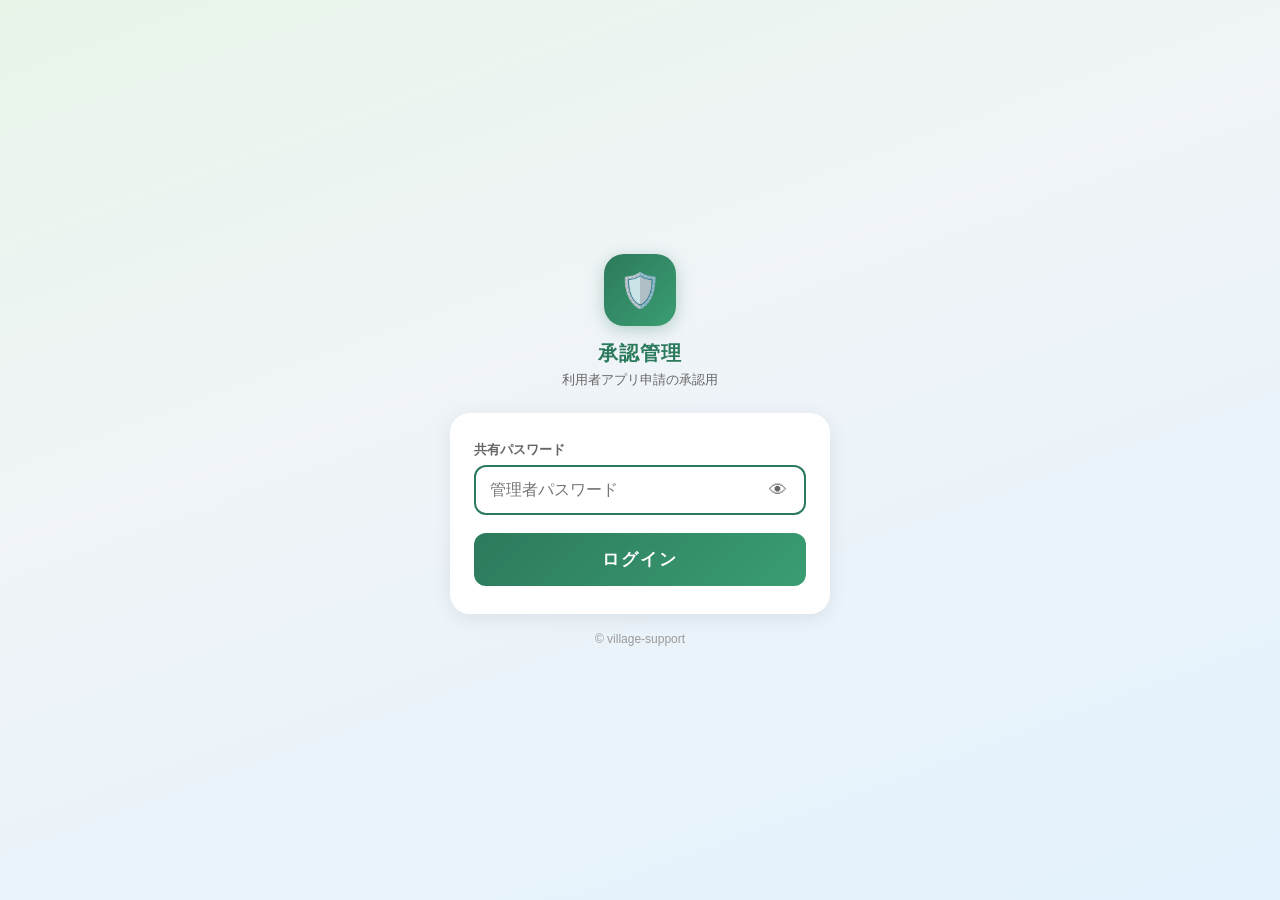
<file: index.html>
<!DOCTYPE html>
<html lang="ja">
<head>
<meta charset="UTF-8">
<meta name="viewport" content="width=device-width,initial-scale=1,viewport-fit=cover">
<meta name="theme-color" content="#2c7a5c">
<title>承認管理｜ログイン</title>
<link rel="stylesheet" href="./css/common.css">
<style>
  body {
    display: flex;
    flex-direction: column;
    align-items: center;
    justify-content: center;
    padding: 20px;
  }
  .login-wrap {
    width: 100%;
    max-width: 380px;
  }
  .logo {
    text-align: center;
    margin-bottom: 24px;
  }
  .logo-icon {
    width: 72px;
    height: 72px;
    background: linear-gradient(135deg, var(--primary), var(--primary-light));
    border-radius: var(--radius-lg);
    display: flex;
    align-items: center;
    justify-content: center;
    margin: 0 auto 14px;
    box-shadow: 0 4px 16px rgba(44, 122, 92, .3);
    font-size: 34px;
  }
  .app-name {
    font-size: 20px;
    font-weight: 700;
    color: var(--primary);
    letter-spacing: 1px;
  }
  .app-sub {
    font-size: 13px;
    color: var(--text-muted);
    margin-top: 4px;
  }
  .login-card {
    background: var(--card-bg);
    border-radius: var(--radius-lg);
    padding: 28px 24px;
    box-shadow: var(--shadow-md);
  }
  .form-label {
    display: block;
    font-size: 13px;
    font-weight: 600;
    color: var(--text-muted);
    margin-bottom: 6px;
  }
  .password-row {
    position: relative;
  }
  .password-row input {
    width: 100%;
    padding: 14px 50px 14px 14px;
    border: 2px solid var(--border);
    border-radius: var(--radius);
    background: #fafafa;
    transition: border-color .2s, background .2s;
    -webkit-appearance: none;
  }
  .password-row input:focus {
    outline: none;
    border-color: var(--primary);
    background: #fff;
  }
  .toggle-eye {
    position: absolute;
    right: 6px;
    top: 50%;
    transform: translateY(-50%);
    width: var(--tap);
    height: var(--tap);
    background: none;
    border: none;
    font-size: 18px;
    color: var(--text-muted);
    display: flex;
    align-items: center;
    justify-content: center;
  }
  .error-msg {
    background: var(--danger-bg);
    color: var(--danger);
    padding: 10px 14px;
    border-radius: var(--radius);
    font-size: 13px;
    text-align: center;
    margin-top: 14px;
    display: none;
  }
  .error-msg.show { display: block; }
  .login-btn {
    width: 100%;
    min-height: var(--tap);
    padding: 15px;
    border: none;
    border-radius: var(--radius);
    background: linear-gradient(135deg, var(--primary), var(--primary-light));
    color: #fff;
    font-size: 17px;
    font-weight: 700;
    letter-spacing: 2px;
    margin-top: 18px;
    cursor: pointer;
  }
  .login-btn:disabled { opacity: .6; cursor: not-allowed; }
  .foot {
    text-align: center;
    color: var(--text-faint);
    font-size: 12px;
    margin-top: 18px;
  }
</style>
</head>
<body>
  <div class="login-wrap">
    <div class="logo">
      <div class="logo-icon" aria-hidden="true">🛡️</div>
      <div class="app-name">承認管理</div>
      <div class="app-sub">利用者アプリ申請の承認用</div>
    </div>

    <div class="login-card">
      <form id="loginForm" autocomplete="off" novalidate>
        <label class="form-label" for="password">共有パスワード</label>
        <div class="password-row">
          <input
            id="password"
            type="password"
            inputmode="text"
            autocomplete="current-password"
            autocapitalize="off"
            spellcheck="false"
            placeholder="管理者パスワード"
            required
          >
          <button type="button" class="toggle-eye" id="toggleEye" aria-label="パスワード表示切替">👁</button>
        </div>
        <div class="error-msg" id="errorMsg">パスワードが違います</div>
        <button type="submit" class="login-btn" id="loginBtn">ログイン</button>
      </form>
    </div>

    <div class="foot">© village-support</div>
  </div>

<script type="module">
import { verifyPassword, markAuthenticated, isAuthenticated } from './lib/auth.js';

// 既ログインなら自動で app.html へ
if (isAuthenticated()) {
  location.replace('./app.html');
}

const form = document.getElementById('loginForm');
const pwInput = document.getElementById('password');
const errorEl = document.getElementById('errorMsg');
const btn = document.getElementById('loginBtn');
const toggleEye = document.getElementById('toggleEye');

toggleEye.addEventListener('click', () => {
  const next = pwInput.type === 'password' ? 'text' : 'password';
  pwInput.type = next;
  toggleEye.textContent = next === 'password' ? '👁' : '🙈';
});

pwInput.addEventListener('input', () => {
  errorEl.classList.remove('show');
});

form.addEventListener('submit', async (e) => {
  e.preventDefault();
  const pw = pwInput.value;
  if (!pw) {
    errorEl.textContent = 'パスワードを入力してください';
    errorEl.classList.add('show');
    return;
  }
  btn.disabled = true;
  const original = btn.textContent;
  btn.textContent = '確認中…';
  try {
    const ok = await verifyPassword(pw);
    if (ok) {
      markAuthenticated();
      location.replace('./app.html');
      return;
    }
    errorEl.textContent = 'パスワードが違います';
    errorEl.classList.add('show');
    pwInput.select();
  } catch (ex) {
    console.error(ex);
    errorEl.textContent = '認証中にエラーが発生しました';
    errorEl.classList.add('show');
  } finally {
    btn.disabled = false;
    btn.textContent = original;
  }
});

// 初回フォーカス
window.addEventListener('load', () => pwInput.focus());
</script>
</body>
</html>
</file>
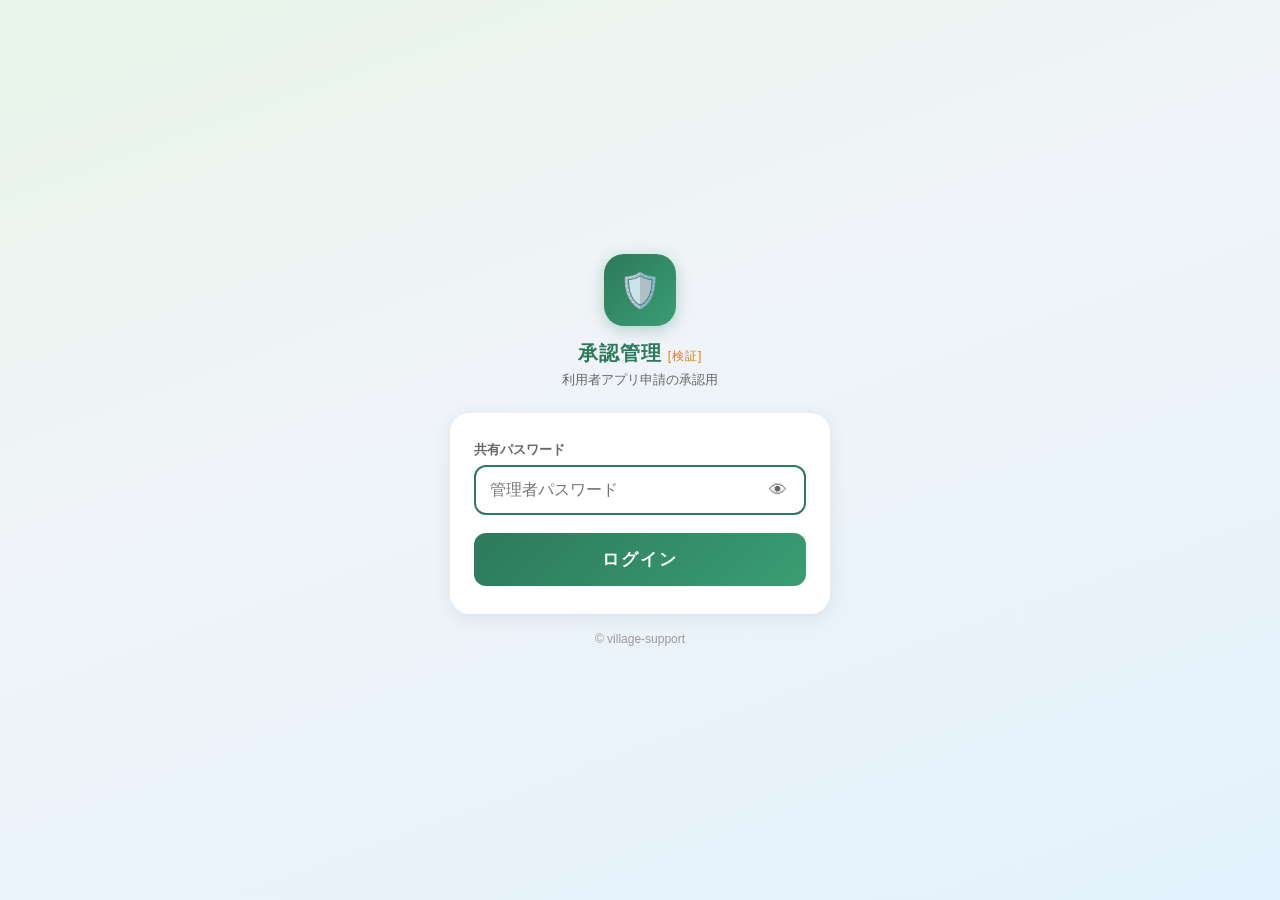
<file: staging/index.html>
<!DOCTYPE html>
<html lang="ja">
<head>
<meta charset="UTF-8">
<meta name="viewport" content="width=device-width,initial-scale=1,viewport-fit=cover">
<meta name="theme-color" content="#2c7a5c">
<title>承認管理｜ログイン（検証環境）</title>
<link rel="stylesheet" href="../css/common.css">
<style>
  body {
    display: flex;
    flex-direction: column;
    align-items: center;
    justify-content: center;
    padding: 20px;
  }
  .login-wrap {
    width: 100%;
    max-width: 380px;
  }
  .logo {
    text-align: center;
    margin-bottom: 24px;
  }
  .logo-icon {
    width: 72px;
    height: 72px;
    background: linear-gradient(135deg, var(--primary), var(--primary-light));
    border-radius: var(--radius-lg);
    display: flex;
    align-items: center;
    justify-content: center;
    margin: 0 auto 14px;
    box-shadow: 0 4px 16px rgba(44, 122, 92, .3);
    font-size: 34px;
  }
  .app-name {
    font-size: 20px;
    font-weight: 700;
    color: var(--primary);
    letter-spacing: 1px;
  }
  .app-sub {
    font-size: 13px;
    color: var(--text-muted);
    margin-top: 4px;
  }
  .login-card {
    background: var(--card-bg);
    border-radius: var(--radius-lg);
    padding: 28px 24px;
    box-shadow: var(--shadow-md);
  }
  .form-label {
    display: block;
    font-size: 13px;
    font-weight: 600;
    color: var(--text-muted);
    margin-bottom: 6px;
  }
  .password-row {
    position: relative;
  }
  .password-row input {
    width: 100%;
    padding: 14px 50px 14px 14px;
    border: 2px solid var(--border);
    border-radius: var(--radius);
    background: #fafafa;
    transition: border-color .2s, background .2s;
    -webkit-appearance: none;
  }
  .password-row input:focus {
    outline: none;
    border-color: var(--primary);
    background: #fff;
  }
  .toggle-eye {
    position: absolute;
    right: 6px;
    top: 50%;
    transform: translateY(-50%);
    width: var(--tap);
    height: var(--tap);
    background: none;
    border: none;
    font-size: 18px;
    color: var(--text-muted);
    display: flex;
    align-items: center;
    justify-content: center;
  }
  .error-msg {
    background: var(--danger-bg);
    color: var(--danger);
    padding: 10px 14px;
    border-radius: var(--radius);
    font-size: 13px;
    text-align: center;
    margin-top: 14px;
    display: none;
  }
  .error-msg.show { display: block; }
  .login-btn {
    width: 100%;
    min-height: var(--tap);
    padding: 15px;
    border: none;
    border-radius: var(--radius);
    background: linear-gradient(135deg, var(--primary), var(--primary-light));
    color: #fff;
    font-size: 17px;
    font-weight: 700;
    letter-spacing: 2px;
    margin-top: 18px;
    cursor: pointer;
  }
  .login-btn:disabled { opacity: .6; cursor: not-allowed; }
  .foot {
    text-align: center;
    color: var(--text-faint);
    font-size: 12px;
    margin-top: 18px;
  }
</style>
</head>
<body>
  <div class="login-wrap">
    <div class="logo">
      <div class="logo-icon" aria-hidden="true">🛡️</div>
      <div class="app-name">承認管理<span style="font-size:12px;font-weight:normal;color:#e07b00;margin-left:6px;">[検証]</span></div>
      <div class="app-sub">利用者アプリ申請の承認用</div>
    </div>

    <div class="login-card">
      <form id="loginForm" autocomplete="off" novalidate>
        <label class="form-label" for="password">共有パスワード</label>
        <div class="password-row">
          <input
            id="password"
            type="password"
            inputmode="text"
            autocomplete="current-password"
            autocapitalize="off"
            spellcheck="false"
            placeholder="管理者パスワード"
            required
          >
          <button type="button" class="toggle-eye" id="toggleEye" aria-label="パスワード表示切替">👁</button>
        </div>
        <div class="error-msg" id="errorMsg">パスワードが違います</div>
        <button type="submit" class="login-btn" id="loginBtn">ログイン</button>
      </form>
    </div>

    <div class="foot">© village-support</div>
  </div>

<script type="module">
import { verifyPassword, markAuthenticated, isAuthenticated } from './lib/auth.js';

// 既ログインなら自動で app.html へ
if (isAuthenticated()) {
  location.replace('./app.html');
}

const form = document.getElementById('loginForm');
const pwInput = document.getElementById('password');
const errorEl = document.getElementById('errorMsg');
const btn = document.getElementById('loginBtn');
const toggleEye = document.getElementById('toggleEye');

toggleEye.addEventListener('click', () => {
  const next = pwInput.type === 'password' ? 'text' : 'password';
  pwInput.type = next;
  toggleEye.textContent = next === 'password' ? '👁' : '🙈';
});

pwInput.addEventListener('input', () => {
  errorEl.classList.remove('show');
});

form.addEventListener('submit', async (e) => {
  e.preventDefault();
  const pw = pwInput.value;
  if (!pw) {
    errorEl.textContent = 'パスワードを入力してください';
    errorEl.classList.add('show');
    return;
  }
  btn.disabled = true;
  const original = btn.textContent;
  btn.textContent = '確認中…';
  try {
    const ok = await verifyPassword(pw);
    if (ok) {
      markAuthenticated();
      location.replace('./app.html');
      return;
    }
    errorEl.textContent = 'パスワードが違います';
    errorEl.classList.add('show');
    pwInput.select();
  } catch (ex) {
    console.error(ex);
    errorEl.textContent = '認証中にエラーが発生しました';
    errorEl.classList.add('show');
  } finally {
    btn.disabled = false;
    btn.textContent = original;
  }
});

// 初回フォーカス
window.addEventListener('load', () => pwInput.focus());
</script>
</body>
</html>
</file>
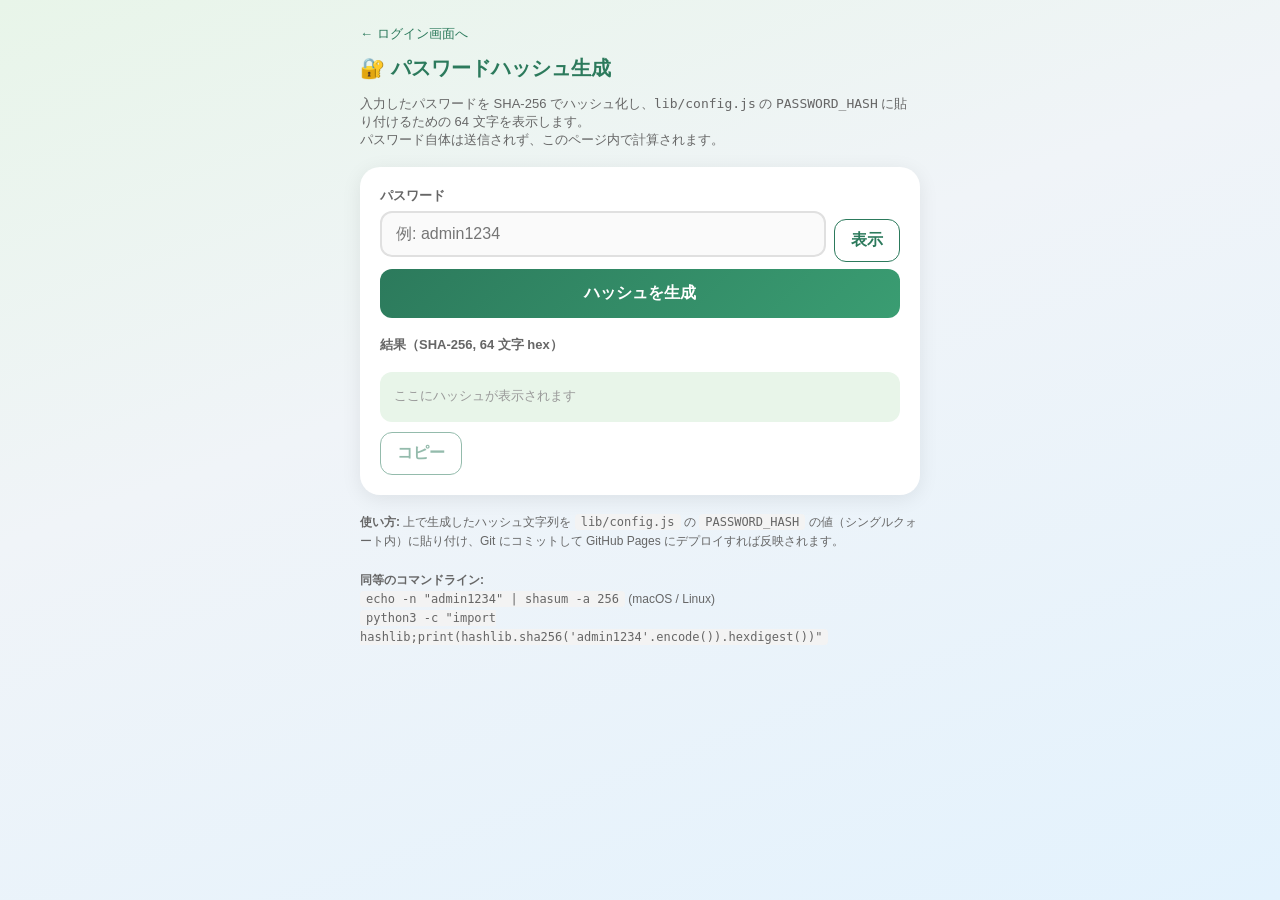
<file: tools/hash-password.html>
<!DOCTYPE html>
<html lang="ja">
<head>
<meta charset="UTF-8">
<meta name="viewport" content="width=device-width,initial-scale=1">
<title>パスワードハッシュ生成 (SHA-256)</title>
<link rel="stylesheet" href="../css/common.css">
<style>
  body { padding: 24px 16px; }
  .wrap { max-width: 560px; margin: 0 auto; }
  h1 { font-size: 20px; color: var(--primary); margin: 0 0 6px; }
  .lead { font-size: 13px; color: var(--text-muted); margin-bottom: 18px; }
  .card { background: #fff; border-radius: var(--radius-lg); padding: 20px; box-shadow: var(--shadow-md); }
  label { display: block; font-size: 13px; font-weight: 600; color: var(--text-muted); margin-bottom: 6px; }
  input[type=text], input[type=password] {
    width: 100%;
    padding: 12px 14px;
    border: 2px solid var(--border);
    border-radius: var(--radius);
    background: #fafafa;
    margin-bottom: 12px;
  }
  input:focus { outline: none; border-color: var(--primary); background: #fff; }
  .row { display: flex; gap: 8px; align-items: center; }
  .btn-primary { width: 100%; padding: 14px; font-size: 16px; }
  .result {
    margin-top: 18px;
    padding: 14px;
    background: var(--primary-bg);
    border-radius: var(--radius);
    word-break: break-all;
    font-family: ui-monospace, SFMono-Regular, Menlo, monospace;
    font-size: 13px;
    color: var(--text);
    min-height: 50px;
    line-height: 1.5;
  }
  .result.empty { color: var(--text-faint); font-family: inherit; font-size: 13px; }
  .copy-btn {
    margin-top: 10px;
    padding: 10px 16px;
    background: #fff;
    border: 1px solid var(--primary);
    color: var(--primary);
    border-radius: var(--radius);
    font-weight: 600;
  }
  .copy-btn:disabled { opacity: .5; }
  .hint {
    margin-top: 18px;
    font-size: 12px;
    color: var(--text-muted);
    line-height: 1.6;
  }
  .hint code {
    background: #f3f3f3;
    padding: 1px 6px;
    border-radius: 4px;
    font-size: 12px;
  }
  .back-link { display: inline-block; color: var(--primary); font-size: 13px; margin-bottom: 12px; text-decoration: none; }
</style>
</head>
<body>
  <div class="wrap">
    <a class="back-link" href="../index.html">← ログイン画面へ</a>
    <h1>🔐 パスワードハッシュ生成</h1>
    <p class="lead">
      入力したパスワードを SHA-256 でハッシュ化し、<code>lib/config.js</code> の <code>PASSWORD_HASH</code> に貼り付けるための 64 文字を表示します。<br>
      パスワード自体は送信されず、このページ内で計算されます。
    </p>

    <div class="card">
      <label for="pw">パスワード</label>
      <div class="row">
        <input id="pw" type="password" autocomplete="off" placeholder="例: admin1234">
        <button class="copy-btn" id="showBtn" type="button" style="margin-top:0;white-space:nowrap;">表示</button>
      </div>
      <button class="btn btn-primary" id="hashBtn" type="button">ハッシュを生成</button>

      <label style="margin-top:18px">結果（SHA-256, 64 文字 hex）</label>
      <div class="result empty" id="result">ここにハッシュが表示されます</div>
      <button class="copy-btn" id="copyBtn" type="button" disabled>コピー</button>
    </div>

    <div class="hint">
      <strong>使い方:</strong> 上で生成したハッシュ文字列を <code>lib/config.js</code> の
      <code>PASSWORD_HASH</code> の値（シングルクォート内）に貼り付け、Git にコミットして
      GitHub Pages にデプロイすれば反映されます。
      <br><br>
      <strong>同等のコマンドライン:</strong><br>
      <code>echo -n "admin1234" | shasum -a 256</code> (macOS / Linux)<br>
      <code>python3 -c "import hashlib;print(hashlib.sha256('admin1234'.encode()).hexdigest())"</code>
    </div>
  </div>

<script type="module">
import { sha256Hex } from '../lib/auth.js';

const pw = document.getElementById('pw');
const hashBtn = document.getElementById('hashBtn');
const showBtn = document.getElementById('showBtn');
const result = document.getElementById('result');
const copyBtn = document.getElementById('copyBtn');

showBtn.addEventListener('click', () => {
  const next = pw.type === 'password' ? 'text' : 'password';
  pw.type = next;
  showBtn.textContent = next === 'password' ? '表示' : '隠す';
});

async function generate() {
  const v = pw.value;
  if (!v) {
    result.textContent = 'パスワードを入力してください';
    result.classList.add('empty');
    copyBtn.disabled = true;
    return;
  }
  const hex = await sha256Hex(v);
  result.textContent = hex;
  result.classList.remove('empty');
  copyBtn.disabled = false;
}

hashBtn.addEventListener('click', generate);
pw.addEventListener('keydown', (e) => { if (e.key === 'Enter') generate(); });

copyBtn.addEventListener('click', async () => {
  try {
    await navigator.clipboard.writeText(result.textContent);
    const orig = copyBtn.textContent;
    copyBtn.textContent = 'コピーしました ✓';
    setTimeout(() => { copyBtn.textContent = orig; }, 1500);
  } catch (ex) {
    alert('クリップボードコピーに失敗しました。手動で選択してコピーしてください。');
  }
});
</script>
</body>
</html>
</file>
<file: css/common.css>
/* ==========================================
   admin-approval 共通スタイル
   - 色トークンは user-schedule-app の緑系テーマに準拠
   ========================================== */

:root {
  --primary: #2c7a5c;
  --primary-light: #3a9d72;
  --primary-bg: #e8f5e9;
  --bg-grad: linear-gradient(160deg, #e8f5e9 0%, #f0f4f8 40%, #e3f2fd 100%);

  --text: #333;
  --text-muted: #666;
  --text-faint: #999;

  --card-bg: #fff;
  --border: #e0e0e0;
  --border-strong: #cfd8d3;

  --danger: #c62828;
  --danger-bg: #fce4ec;
  --warn: #ef6c00;
  --warn-bg: #fff3e0;
  --ok: #2e7d32;
  --ok-bg: #e8f5e9;

  --radius: 12px;
  --radius-lg: 20px;
  --shadow-sm: 0 2px 8px rgba(0, 0, 0, .06);
  --shadow-md: 0 4px 20px rgba(0, 0, 0, .08);

  --tap: 44px; /* 最小タップターゲット */
}

* {
  box-sizing: border-box;
}

html, body {
  margin: 0;
  padding: 0;
}

body {
  font-family: 'Hiragino Kaku Gothic ProN', 'Yu Gothic', 'Meiryo', sans-serif;
  background: var(--bg-grad);
  color: var(--text);
  min-height: 100vh;
  -webkit-text-size-adjust: 100%;
}

button {
  font-family: inherit;
  font-size: 16px;
  cursor: pointer;
}

input, select, textarea {
  font-family: inherit;
  font-size: 16px; /* iOS auto-zoom 防止 */
}

/* ==========================================
   トースト
   ========================================== */
.toast-container {
  position: fixed;
  left: 50%;
  bottom: 24px;
  transform: translateX(-50%);
  display: flex;
  flex-direction: column;
  gap: 8px;
  z-index: 9999;
  pointer-events: none;
}

.toast {
  background: #323232;
  color: #fff;
  padding: 12px 18px;
  border-radius: var(--radius);
  font-size: 14px;
  box-shadow: var(--shadow-md);
  opacity: 0;
  transform: translateY(8px);
  transition: opacity .2s, transform .2s;
  max-width: min(90vw, 480px);
}

.toast.show {
  opacity: 1;
  transform: translateY(0);
}

.toast.ok { background: var(--ok); }
.toast.warn { background: var(--warn); }
.toast.error { background: var(--danger); }

/* ==========================================
   ボタン共通
   ========================================== */
.btn {
  min-height: var(--tap);
  padding: 12px 18px;
  border: none;
  border-radius: var(--radius);
  font-size: 15px;
  font-weight: 600;
  cursor: pointer;
  transition: opacity .15s, transform .05s;
}

.btn:active { transform: scale(.98); }
.btn:disabled { opacity: .5; cursor: not-allowed; }

.btn-primary {
  background: linear-gradient(135deg, var(--primary), var(--primary-light));
  color: #fff;
}

.btn-danger {
  background: var(--danger);
  color: #fff;
}

.btn-ghost {
  background: #fff;
  color: var(--text);
  border: 1px solid var(--border);
}

/* ==========================================
   ローディングオーバーレイ
   ========================================== */
.loading-overlay {
  position: fixed;
  inset: 0;
  background: rgba(255, 255, 255, .7);
  display: none;
  align-items: center;
  justify-content: center;
  z-index: 9000;
}

.loading-overlay.show { display: flex; }

.spinner {
  width: 40px;
  height: 40px;
  border: 4px solid #d0e2d6;
  border-top-color: var(--primary);
  border-radius: 50%;
  animation: spin 0.8s linear infinite;
}

@keyframes spin {
  to { transform: rotate(360deg); }
}
</file>
